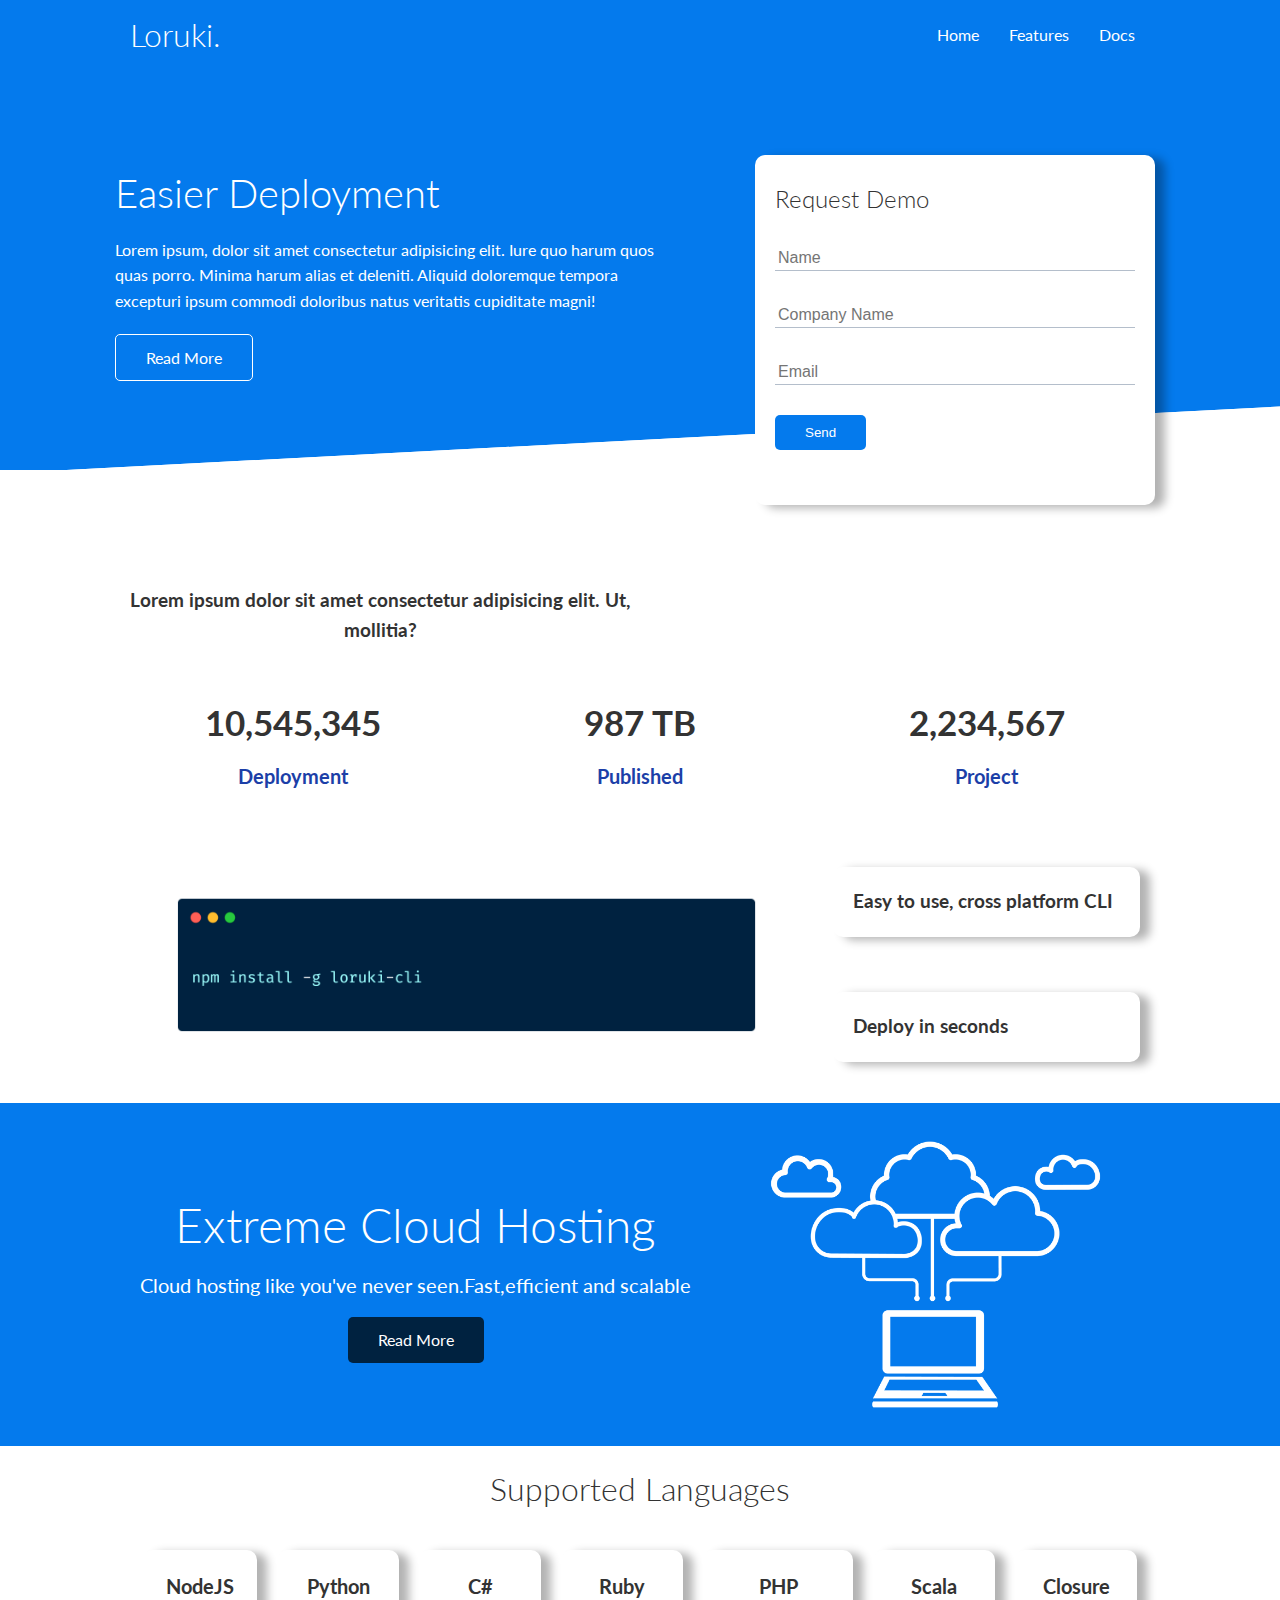
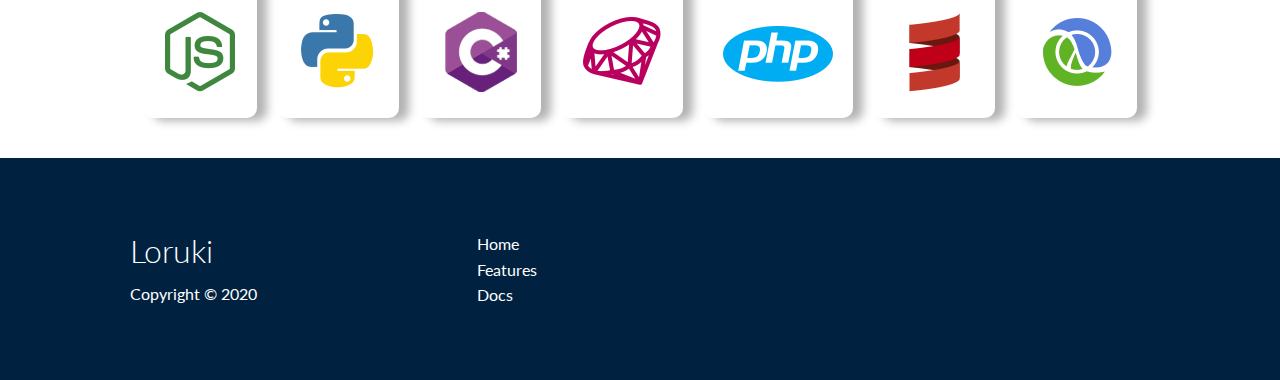
<file: index.html>
<!DOCTYPE html>
<html lang="en">
<head>
    <meta charset="UTF-8">
    <meta name="viewport" content="width=device-width, initial-scale=1.0">
    <link rel="stylesheet" href="css/style.css">
    <link rel="stylesheet" href="css/utilities.css">
    <link rel="stylesheet" href="https://cdnjs.cloudflare.com/ajax/libs/font-awesome/5.15.1/css/all.min.css" integrity="sha512-+4zCK9k+qNFUR5X+cKL9EIR+ZOhtIloNl9GIKS57V1MyNsYpYcUrUeQc9vNfzsWfV28IaLL3i96P9sdNyeRssA==" crossorigin="anonymous" />
    <title>Loruki | Cloud Hosting For Everyone</title>
</head>
<body>
    <!--  Navbar  -->
    <div class="navbar">
        <div class="container flex">
            <h1 class="logo">Loruki.</h1>
            <nav>
                <ul>
                    <li><a href="index.html">Home</a></li>
                    <li><a href="features.html">Features</a></li>
                    <li><a href="docs.html">Docs</a></li>
                </ul>
            </nav>
        </div>
    </div>
    <!--    Showcase     -->
    <section class="showcase">
        <div class="container grid">
            <div class="showcase-text">
                <h1>Easier Deployment</h1>
                <p>Lorem ipsum, dolor sit amet consectetur adipisicing elit. Iure quo harum quos quas porro. Minima harum alias et deleniti. Aliquid doloremque tempora excepturi ipsum commodi doloribus natus veritatis cupiditate magni!</p>
                <a href="features.html" class="btn btn-outline">Read More</a>
            </div>
            <div class="showcase-form card">
                <h2>Request Demo</h2>
                <form>
                    <div class="form-control">
                        <input type="text" name="name" placeholder="Name" required>
                    </div>
                    <div class="form-control">
                        <input type="text" name="company" placeholder="Company Name"required>
                    </div>
                    <div class="form-control">
                        <input type="text" name="email" placeholder="Email" required>
                    </div>
                    <input type="submit" value="Send" class="btn btn-primary">
                </form>
            </div>
        </div>
    </section>
    <section class="stats">
        <div class="container">
            <h3 class="stats-heading my-1 text-center">
                Lorem ipsum dolor sit amet consectetur adipisicing elit. Ut, mollitia?
            </h3>
            <div class="grid grid-3 my-4 text-center">
                <div>
                    <i class="fas fa-server fa-3x"></i>
                    <h3>10,545,345</h3>
                    <p class="text-secondary">Deployment</p>
                </div>
                <div>
                    <i class="fas fa-upload fa-3x"></i>
                    <h3>987 TB</h3>
                    <p class="text-secondary">Published</p>
                </div>
                <div>
                    <i class="fas fa-project-diagram fa-3x"></i>
                    <h3>2,234,567</h3>
                    <p class="text-secondary">Project</p>
                </div>
            </div>
        </div>
    </section>
    <section class="cli">
        <div class="container grid">
            <img src="images/cli.png" alt="">
            <div class="card">
                <h3>Easy to use, cross platform CLI</h3>
            </div>
            <div class="card">
                <h3>Deploy in seconds</h3>
            </div>
        </div>
    </section>
    <section class="cloud bg-primary my-2 py-2">
        <div class="container grid">
            <div class="text-center">
                <h2 class="lg">Extreme Cloud Hosting</h2>
                <p class="lead my-1">Cloud hosting like you've never seen.Fast,efficient and scalable</p>
                <a href="features.html" class="btn btn-dark">Read More</a>
            </div>
            <img src="images/cloud.png" alt="">
        </div>
    </section>
    <section class="languages">
        <h2 class="md text-center my-2">Supported Languages</h2>
        <div class="container flex">
            <div class="card">
                <h4>NodeJS</h4>
                <img src="images/logos/node.png" alt="">
            </div>
            <div class="card">
                <h4>Python</h4>
                <img src="images/logos/python.png" alt="">
            </div>
            <div class="card">
                <h4>C#</h4>
                <img src="images/logos/csharp.png" alt="">
            </div>
            <div class="card">
                <h4>Ruby</h4>
                <img src="images/logos/ruby.png" alt="">
            </div>
            <div class="card">
                <h4>PHP</h4>
                <img src="images/logos/php.png" alt="">
            </div>
            <div class="card">
                <h4>Scala</h4>
                <img src="images/logos/scala.png" alt="">
            </div>
            <div class="card">
                <h4>Closure</h4>
                <img src="images/logos/clojure.png" alt="">
            </div>
        </div>
    </section>
    <!--  Footer  -->
    <footer class="footer bg-dark py-5">
        <div class="container grid grid-3">
            <div>
                <h1>Loruki</h1>
                <p>Copyright &copy; 2020</p>
            </div>
            <nav>
                <ul>
                    <li><a href="index.html">Home</a></li>
                    <li><a href="features.html">Features</a></li>
                    <li><a href="docs.html">Docs</a></li>
                </ul>
            </nav>
            <div class="social">
                <a href="#"><i class="fab fa-github fa-2x"></i></a>
                <a href="#"><i class="fab fa-facebook fa-2x"></i></a>
                <a href="#"><i class="fab fa-instagram fa-2x"></i></a>
                <a href="#"><i class="fab fa-twitter fa-2x"></i></a>
            </div>
        </div>
    </footer>
</body>
</html>
</file>
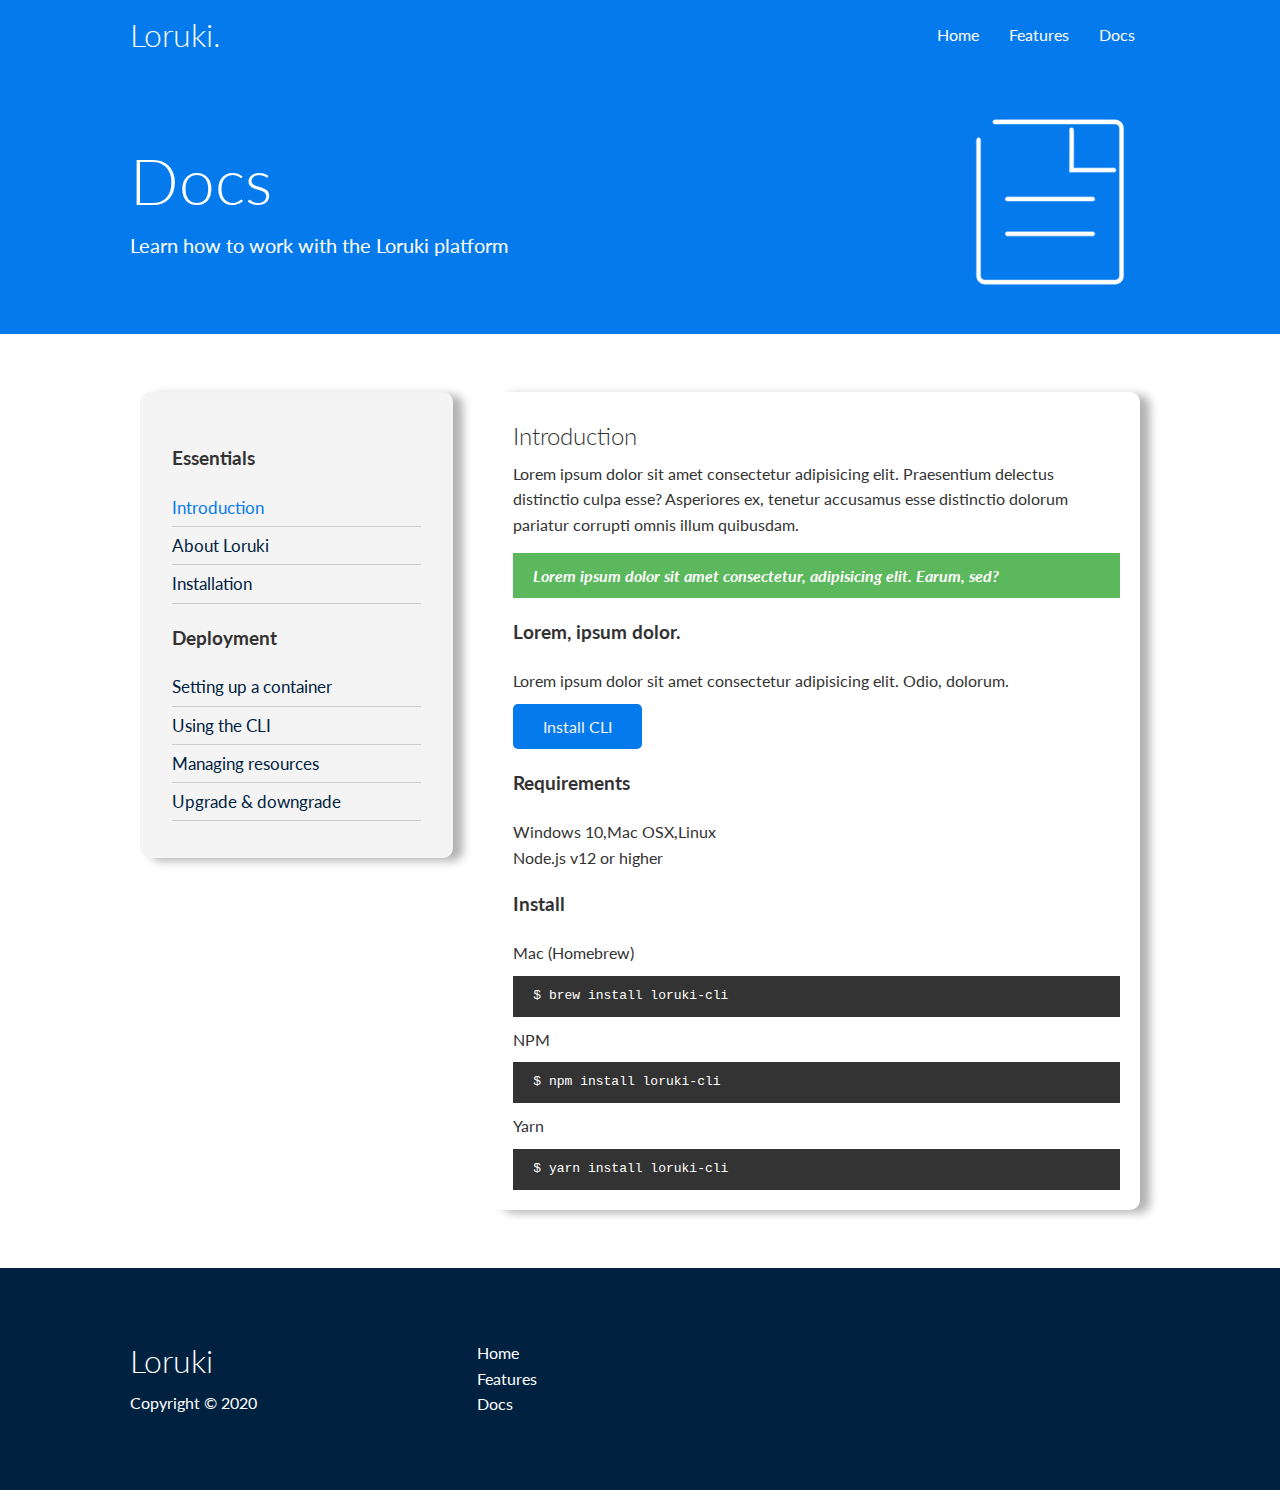
<file: docs.html>
<!DOCTYPE html>
<html lang="en">
<head>
    <meta charset="UTF-8">
    <meta name="viewport" content="width=device-width, initial-scale=1.0">
    <link rel="stylesheet" href="css/style.css">
    <link rel="stylesheet" href="css/utilities.css">
    <link rel="stylesheet" href="https://cdnjs.cloudflare.com/ajax/libs/font-awesome/5.15.1/css/all.min.css" integrity="sha512-+4zCK9k+qNFUR5X+cKL9EIR+ZOhtIloNl9GIKS57V1MyNsYpYcUrUeQc9vNfzsWfV28IaLL3i96P9sdNyeRssA==" crossorigin="anonymous" />
    <title>Loruki | Cloud Hosting For Everyone</title>
</head>
<body>
    <!--  Navbar  -->
    <div class="navbar">
        <div class="container flex">
            <h1 class="logo">Loruki.</h1>
            <nav>
                <ul>
                    <li><a href="index.html">Home</a></li>
                    <li><a href="features.html">Features</a></li>
                    <li><a href="docs.html">Docs</a></li>
                </ul>
            </nav>
        </div>
    </div>
    <!--  Head  -->
    <section class="docs-head bg-primary py-3">
        <div class="container grid">
            <div>
                <h1 class="xl">Docs</h1>
                <p class="lead">Learn how to work with the Loruki platform</p>
            </div>
            <img src="images/docs.png" alt="">
        </div>
    </section>
    <!--  Docs main  -->
    <section class="docs-main my-4">
        <div class="container grid">
            <div class="card bg-light p-3">
                <h3 class="my-2">Essentials</h3>
                <nav>
                    <ul>
                        <li><a class="active" href="#">Introduction</a></li>
                        <li><a href="#">About Loruki</a></li>
                        <li><a href="#">Installation</a></li>
                    </ul>
                </nav>

                <h3 class="my-1">Deployment</h3>
                <nav>
                    <ul>
                        <li><a href="#">Setting up a container</a></li>
                        <li><a href="#">Using the CLI</a></li>
                        <li><a href="#">Managing resources</a></li>
                        <li><a href="#">Upgrade & downgrade</a></li>
                    </ul>
                </nav>
            </div>
            <div class="card">
                <h2>Introduction</h2>
                <p>Lorem ipsum dolor sit amet consectetur adipisicing elit. Praesentium delectus distinctio culpa esse? Asperiores ex, tenetur accusamus esse distinctio dolorum pariatur corrupti omnis illum quibusdam.</p>
                
                <div class="alert alert-success">
                    <i class="fas fa-info"> Lorem ipsum dolor sit amet consectetur, adipisicing elit. Earum, sed?</i>
                </div>

                <h3>Lorem, ipsum dolor.</h3>
                <p>Lorem ipsum dolor sit amet consectetur adipisicing elit. Odio, dolorum.</p>
                <a href="#" class="btn btn-primary text-light">Install CLI</a>

                <h3>Requirements</h3>
                <ul>
                    <li>Windows 10,Mac OSX,Linux</li>
                    <li>Node.js v12 or higher</li>
                </ul>

                <h3>Install</h3>
                <p>Mac (Homebrew)</p>
                <pre><code>$ brew install loruki-cli</code></pre>
                <p>NPM</p>
                <pre><code>$ npm install loruki-cli</code></pre>
                <p>Yarn</p>
                <pre><code>$ yarn install loruki-cli</code></pre>
            </div>
        </div>
    </section>
    
    <!--  Footer  -->
    <footer class="footer bg-dark py-5">
        <div class="container grid grid-3">
            <div>
                <h1>Loruki</h1>
                <p>Copyright &copy; 2020</p>
            </div>
            <nav>
                <ul>
                    <li><a href="index.html">Home</a></li>
                    <li><a href="features.html">Features</a></li>
                    <li><a href="docs.html">Docs</a></li>
                </ul>
            </nav>
            <div class="social">
                <a href="#"><i class="fab fa-github fa-2x"></i></a>
                <a href="#"><i class="fab fa-facebook fa-2x"></i></a>
                <a href="#"><i class="fab fa-instagram fa-2x"></i></a>
                <a href="#"><i class="fab fa-twitter fa-2x"></i></a>
            </div>
        </div>
    </footer>
</body>
</html>
</file>
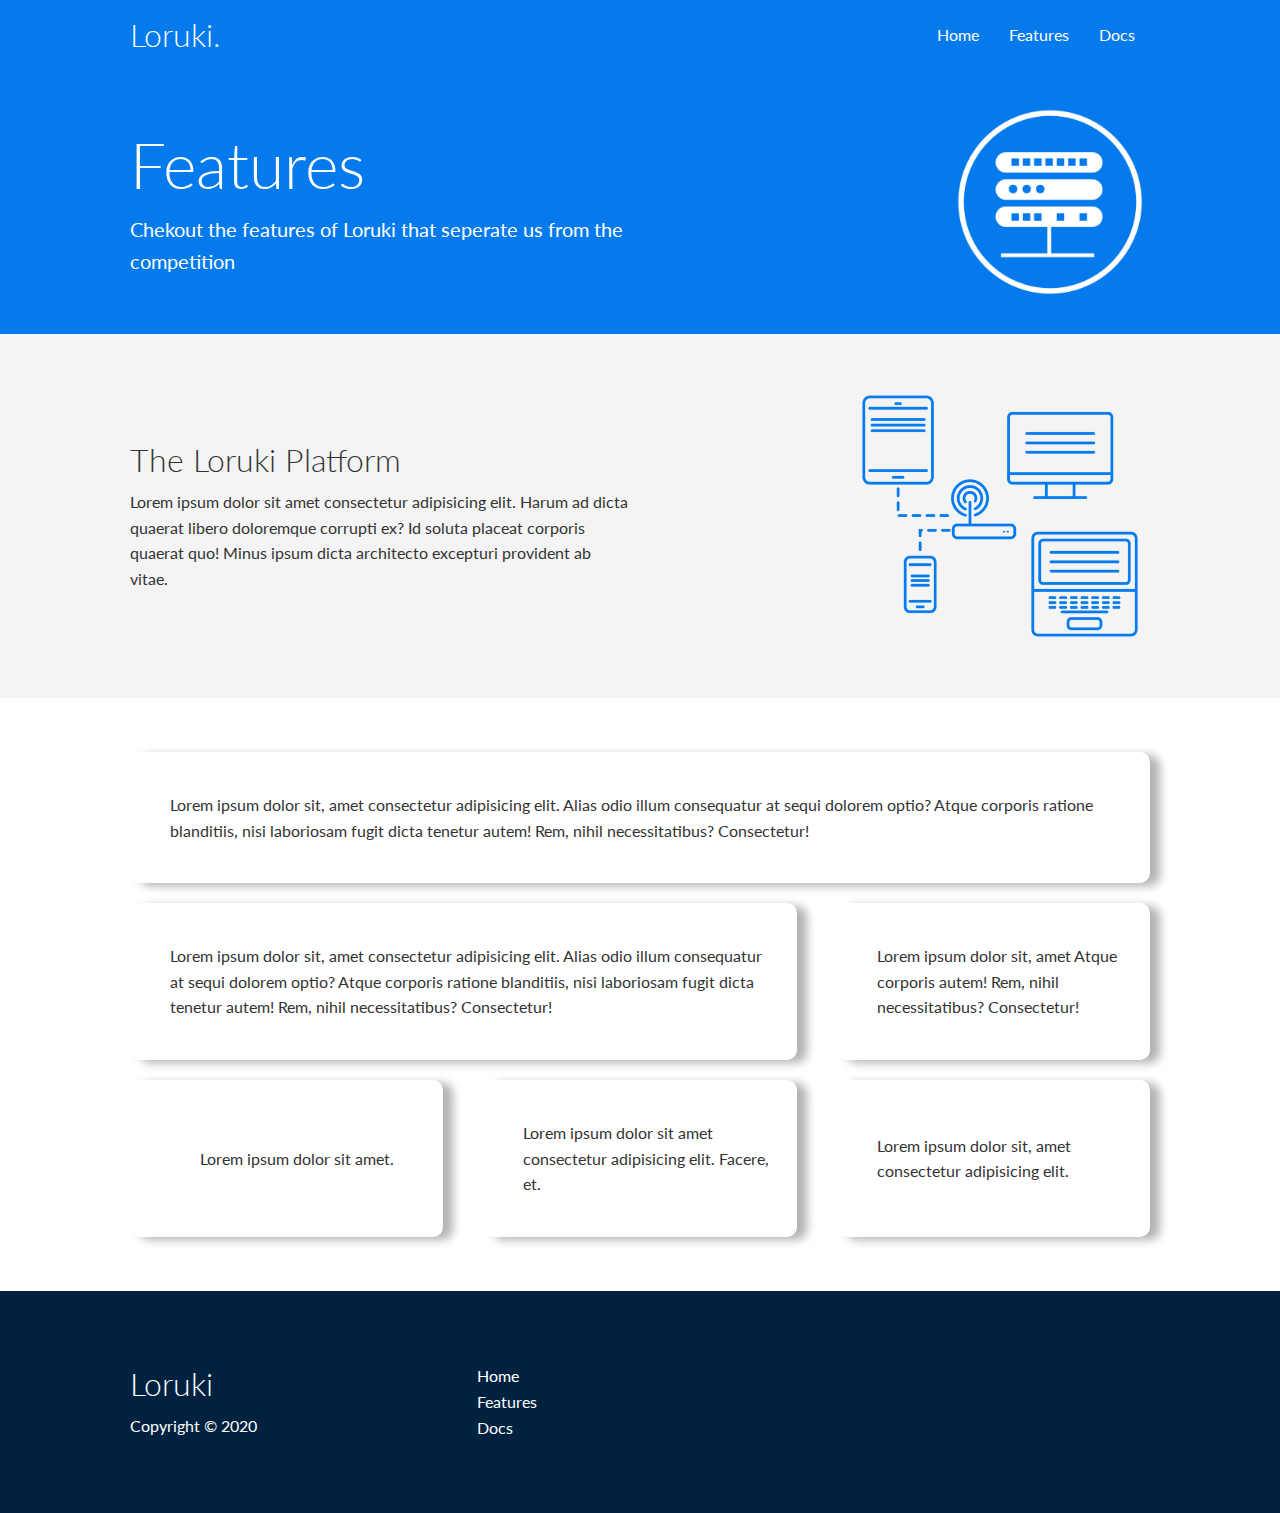
<file: features.html>
<!DOCTYPE html>
<html lang="en">
<head>
    <meta charset="UTF-8">
    <meta name="viewport" content="width=device-width, initial-scale=1.0">
    <link rel="stylesheet" href="css/style.css">
    <link rel="stylesheet" href="css/utilities.css">
    <link rel="stylesheet" href="https://cdnjs.cloudflare.com/ajax/libs/font-awesome/5.15.1/css/all.min.css" integrity="sha512-+4zCK9k+qNFUR5X+cKL9EIR+ZOhtIloNl9GIKS57V1MyNsYpYcUrUeQc9vNfzsWfV28IaLL3i96P9sdNyeRssA==" crossorigin="anonymous" />
    <title>Loruki | Cloud Hosting For Everyone</title>
</head>
<body>
    <!--  Navbar  -->
    <div class="navbar">
        <div class="container flex">
            <h1 class="logo">Loruki.</h1>
            <nav>
                <ul>
                    <li><a href="index.html">Home</a></li>
                    <li><a href="features.html">Features</a></li>
                    <li><a href="docs.html">Docs</a></li>
                </ul>
            </nav>
        </div>
    </div>
    <!--  Head  -->
    <section class="features-head bg-primary py-3">
        <div class="container grid">
            <div>
                <h1 class="xl">Features</h1>
                <p class="lead">Chekout the features of Loruki that seperate us from the competition</p>
            </div>
            <img src="images/server.png" alt="">
        </div>
    </section>
    
    <!-- Sub head  -->
    <section class="features-sub-head bg-light py-3">
        <div class="container grid">
            <div>
                <h1 class="md">The Loruki Platform</h1>
                <p>Lorem ipsum dolor sit amet consectetur adipisicing elit. Harum ad dicta quaerat libero doloremque corrupti ex? Id soluta placeat corporis quaerat quo! Minus ipsum dicta architecto excepturi provident ab vitae.</p>
            </div>
                <img src="images/server2.png" alt="">
        </div>
    </section>
    <section class="features-main my-2">
        <div class="container grid grid-3">
            <div class="card flex">
                <i class="fas fa-server fa-3x"></i>
                <p>Lorem ipsum dolor sit, amet consectetur adipisicing elit. Alias odio illum consequatur at sequi dolorem optio? Atque corporis ratione blanditiis, nisi laboriosam fugit dicta tenetur autem! Rem, nihil necessitatibus? Consectetur!</p>
            </div>
            <div class="card flex">
                <i class="fas fa-network-wired fa-3x"></i>
                <p>Lorem ipsum dolor sit, amet consectetur adipisicing elit. Alias odio illum consequatur at sequi dolorem optio? Atque corporis ratione blanditiis, nisi laboriosam fugit dicta tenetur autem! Rem, nihil necessitatibus? Consectetur!</p>
            </div>
            <div class="card flex">
                <i class="fas fa-laptop-code fa-3x"></i>
                <p>Lorem ipsum dolor sit, amet  Atque corporis autem! Rem, nihil necessitatibus? Consectetur!</p>
            </div>
            <div class="card flex">
                <i class="fas fa-database fa-3x"></i>
                <p>Lorem ipsum dolor sit amet.</p>
            </div>
            <div class="card flex">
                <i class="fas fa-power-off fa-3x"></i>
                <p>Lorem ipsum dolor sit amet consectetur adipisicing elit. Facere, et.</p>
            </div>
            <div class="card flex">
                <i class="fas fa-upload fa-3x"></i>
                <p>Lorem ipsum dolor sit, amet consectetur adipisicing elit. </p>
            </div>
        </div>
    </section>
    <!--  Footer  -->
    <footer class="footer bg-dark py-5">
        <div class="container grid grid-3">
            <div>
                <h1>Loruki</h1>
                <p>Copyright &copy; 2020</p>
            </div>
            <nav>
                <ul>
                    <li><a href="index.html">Home</a></li>
                    <li><a href="features.html">Features</a></li>
                    <li><a href="docs.html">Docs</a></li>
                </ul>
            </nav>
            <div class="social">
                <a href="#"><i class="fab fa-github fa-2x"></i></a>
                <a href="#"><i class="fab fa-facebook fa-2x"></i></a>
                <a href="#"><i class="fab fa-instagram fa-2x"></i></a>
                <a href="#"><i class="fab fa-twitter fa-2x"></i></a>
            </div>
        </div>
    </footer>
</body>
</html>
</file>
<file: css/style.css>
@import url('https://fonts.googleapis.com/css2?family=Lato:wght@300&display=swap');

:root {
  --primary-color: #047aed;
  --secondary-color: #1c3fa8;
  --dark-color: #002240;
  --light-color: #f4f4f4;
  --success-color: #5cb85c;
  --error-color: #d9534f;
}

* {
  box-sizing: border-box;
  margin: 0;
  padding: 0;
}

body {
  font-family: 'Lato',sans-serif;
  color: #333;
  line-height: 1.6;
}

ul {
  list-style-type: none;
}

a {
  text-decoration: none;
}

h1,
h2 {
  font-weight: 300;
  line-height: 1.2;
  margin: 10px 0;
}

p {
  margin: 10px 0;
}

img {
  width: 100%;
}

code,pre {
  background: #333;
  color: #fff;
  padding: 10px;
}
/******** Navbar *********/
.navbar {
  background: var(--primary-color);
  color: #fff;
  height: 70px;
}

.navbar ul {
  display: flex;
}

.navbar a {
  margin: 0 5px;
  padding: 10px;
  color: #fff;
}

.navbar a:hover,a:focus {
  border-bottom: 2px #fff solid;
}

.navbar .flex {
  justify-content: space-between;
}

/*   Showcase  */
.showcase {
  height: 400px;
  background-color: var(--primary-color);
  color: #fff;
  position: relative;
}

.showcase h1 {
  font-size: 40px;
}

.showcase p {
  margin: 20px 0;
}

.showcase .grid {
  overflow: visible;
  grid-template-columns: 55% 45%;
  gap: 30px;
}

.showcase-text {
  animation: slideInFromLeft 1.2s ease-in;
}
.showcase-form {
  position: relative;
  top: 60px;
  height: 350px;
  width: 400px;
  padding: 40px;
  z-index: 100;
  justify-self: flex-end;
  animation: slideInFromRight 1.2s ease-in;
}

.showcase-form .form-control {
  margin: 30px 0;
}

.showcase-form input[type='text'],
.showcase-form input[type='email'] {
  border: 0;
  border-bottom: 1px solid #b4becb;
  width: 100%;
  padding: 3px;
  font-size: 16px ;
}

.showcase-form input:focus {
  outline: none;
}

.showcase::before,.showcase::after {
  content: '';
  position: absolute;
  height: 100px;
  bottom: -70px;
  left: 0;
  right: 0;
  background: #fff;
  transform: skewY(-3deg);
  -webkit-transform: skewY(-3deg);
  -moz-transform: skewY(-3deg);
  -ms-transform: skewY(-3deg);

}

.stats {
  padding-top: 100px;
  animation: slideInFromBottom 1.2s ease-in;
}

.stats-heading {
  max-width: 500px;
  margin: auto;
}

.stats .grid h3 {
  font-size: 35px;
}

.stats .grid p {
  font-size: 20px;
  font-weight: bold;
}

/* Cli */

.cli .grid {
  grid-template-columns: repeat(3,1fr);
  grid-template-rows: repeat(2,1fr);
}

.cli .grid > *:first-child {
  grid-column: 1 / span 2;
  grid-row: 1 / span 2;
}

/*  Cloud  */

.cloud .grid {
  grid-template-columns: 4fr 3fr;
}

/*  Languages  */
.languages .flex {
  flex-wrap: wrap;
}

.languages .card {
  text-align: center;
  margin: 18px 10px 40px;
  transition: transform 0.2s ease-in;
}

.languages .card h4 {
  font-size: 20px;
  margin-bottom: 10px;
}

.languages .card:hover {
  transform: translateY(-15px);
}

/*  Features  */
.features-head img,
.docs-head img{
  width: 200px;
  justify-self: flex-end;
}

.features-sub-head img{
  width: 300px;
  justify-self: flex-end;
}

.features-main .card > i {
  margin-right: 20px;
}

.features-main .grid {
  padding: 30px;
}

.features-main .grid > *:first-child {
  grid-column: 1 / span 3;
}

.features-main .grid > *:nth-child(2) {
  grid-column: 1 / span 2;
}

/*   Docs  */
.docs-main h3 {
  margin: 20px 0;
}

.docs-main .grid {
  grid-template-columns: 1fr 2fr;
  align-items: flex-start;
}

.docs-main nav li {
  font-size: 17px;
  margin-bottom: 5px;
  padding-bottom: 5px;
  border-bottom: 1px solid #ccc;
}

.docs-main nav a {
  color: var(--dark-color);
}

.docs-main .active {
  color: var(--primary-color);
}
.docs-main a:hover {
  font-weight: bold;
}

/*  Footer  */
.footer .social a {
  margin: 0 10px;
}

/*  Animations  */

@keyframes slideInFromLeft {
  0% {
    transform: translateX(-100%);
  }
  100% {
    transform: translateX(0);
  }
}

@keyframes slideInFromRight {
  0% {
    transform: translateX(100%);
  }
  100% {
    transform: translateX(0);
  }
}

@keyframes slideInFromTop {
  0% {
    transform: translateY(-100%);
  }
  100% {
    transform: translateX(0);
  }
}

@keyframes slideInFromBottom {
  0% {
    transform: translateY(100%);
  }
  100% {
    transform: translateX(0);
  }
}

/*   Tablets and under  */
@media (max-width:768px) {
  .grid,
  .showcase .grid,
  .stats .grid,
  .cli .grid,
  .cloud .grid,
  .features-head .grid,
  .features-sub-head .grid,
  .docs-head .grid {
    grid-template-columns: 1fr;
    grid-template-rows: 1fr;
  }

  .showcase {
    height: auto;
  }

  .showcase-text {
    text-align: center;
    margin-top: 40px;
  }
  .showcase-form {
    justify-self: center;
    margin: auto;
  }

  .cli .grid > *:first-child {
    grid-column: 1;
    grid-row: 1;
  }
  .features-head .grid,
  .features-sub-head .grid,
  .docs-head .grid{
    text-align: center;
    
  }

  .features-head img,
  .features-sub-head img,
  .docs-head img {
    justify-self: center;
  }

  .features-main .grid > *:first-child,
  .features-main .grid > *:nth-child(2) {
    grid-column: 1;
  }
}

/*   Mobile  */

@media (max-width:500px) {
  .navbar {
    height: 110px;
  }

  .navbar .flex {
    flex-direction: column;
  }

  .navbar ul {
    padding: 10px;
    background-color: rgba(0, 0, 0, 0.1);
  }
}
</file>
<file: css/utilities.css>
/*  Utilities */
.container {
  max-width: 1100px;
  margin: 0 auto;
  overflow: auto;
  padding: 0 40px;
}

.card {
  background: #fff;
  color: #333;
  border-radius: 10px;
  box-shadow: 10px 3px 10px rgba(0,0,0,0.3);
  margin: 10px;
  padding: 20px;
}

.btn {
  display: inline-block;
  background: var(--primary-color);
  color: #fff;
  padding: 10px 30px;
  cursor: pointer;
  border: none;
  border-radius: 5px;
}

.btn-outline {
  background: transparent;
  border: 1px solid #fff;
}

.btn:hover {
  transform: scale(0.98);
}

/* Backgrounds & colored buttons  */
.bg-primary,
.btn-primary {
  background-color: var(--primary-color);
  color: #fff;
}

.bg-secondary,
.btn-secondary {
  background-color: var(--secondary-color);
  color: #fff;
}

.bg-dark,
.btn-dark {
  background-color: var(--dark-color);
  color: #fff;
}

.bg-light,
.btn-light {
  background-color: var(--light-color);
  color: #333;
}

.bg-primary a,
.btn-primary a,
.bg-dark a,
.btn-dark a,
.bg-secondary a,
.btn-secondary a {
  color: #fff;
}

/*  Text Color  */
.text-primary {
  color: var(--primary-color);
}

.text-secondary {
  color: var(--secondary-color);
}

.text-dark {
  color: var(--dark-color);
}

.text-light {
  color: var(--light-color);
}

/*  Text sizes  */
.lead {
  font-size: 20px;
}

.sm {
  font-size: 1rem;
}

.md {
  font-size: 2rem;
}

.lg {
  font-size: 3rem;
}

.xl {
  font-size: 4rem;
}

.text-center {
  text-align: center;
}

.flex {
  display: flex;
  justify-content: center;
  align-items: center;
  height: 100%;
}

/*  Alert */
.alert {
  background-color: var(--light-color);
  padding: 10px 20px;
  font-weight: bold;
  margin: 15px 0;
}

.alert i {
  margin-right: 10px !important;
}

.alert-success {
  background-color: var(--success-color);
  color: #fff;
}

.alert-error {
  background-color: var(--error-color);
  color: #fff;
}

.grid {
  display: grid;
  grid-template-columns: repeat(2,1fr);
  gap: 20px;
  justify-content: center;
  align-items: center;
  height: 100%;
}

.grid-3 {
  grid-template-columns: repeat(3,1fr);
}

/*  Margin */

.my-1 {
  margin: 1rem 0;
}

.my-2 {
  margin: 1.5rem 0;
}

.my-3 {
  margin: 2rem 0;
}

.my-4 {
  margin: 3rem 0;
}

.m-5 {
  margin: 4rem 0;
}

.m-1 {
  margin: 1rem;
}

.m-2 {
  margin: 1.5rem;
}

.m-3 {
  margin: 2rem;
}

.m-4 {
  margin: 3rem;
}

.m-5 {
  margin: 4rem;
}

/*  Padding */

.py-1 {
  padding: 1rem 0;
}

.py-2 {
  padding: 1.5rem 0;
}

.py-3 {
  padding: 2rem 0;
}

.py-4 {
  padding: 3rem 0;
}

.py-5 {
  padding: 4rem 0;
}

.p-1 {
  padding: 1rem;
}

.p-2 {
  padding: 1.5rem;
}

.p-3 {
  padding: 2rem;
}

.p-4 {
  padding: 3rem;
}

.p-5 {
  padding: 4rem;
}
</file>
